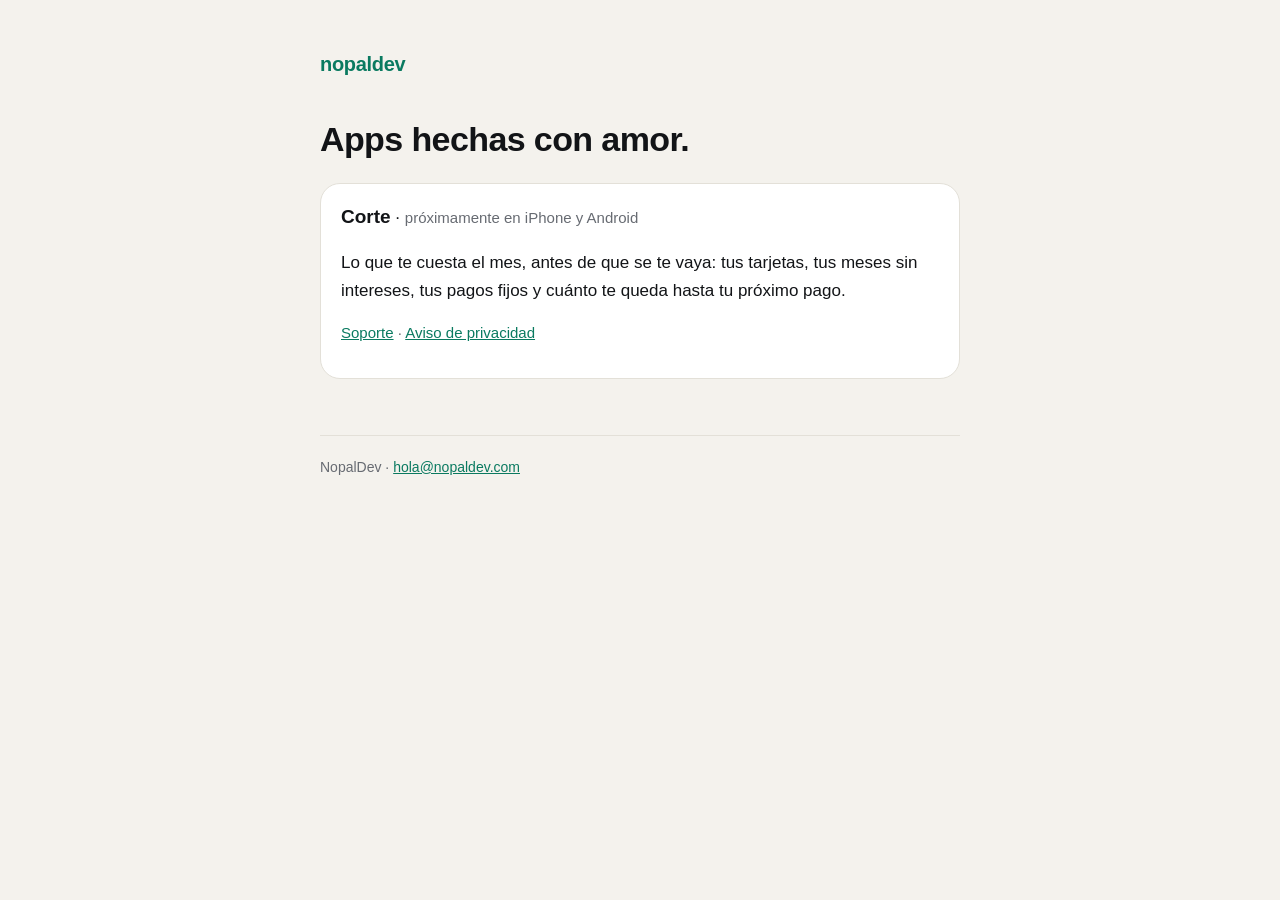
<file: index.html>
<!doctype html>
<html lang="es">
<head>
  <meta charset="utf-8">
  <meta name="viewport" content="width=device-width, initial-scale=1">
  <title>NopalDev</title>
  <meta name="description" content="NopalDev: apps hechas con amor.">
  <link rel="icon" href="/favicon.svg" type="image/svg+xml">
  <link rel="stylesheet" href="/estilos.css">
</head>
<body>
  <main>
    <header class="marca"><a href="/">nopaldev</a></header>
    <h1>Apps hechas con amor.</h1>

    <ul class="apps">
      <li>
        <strong>Corte</strong> · <span class="nota">próximamente en iPhone y Android</span>
        <p>Lo que te cuesta el mes, antes de que se te vaya: tus tarjetas, tus meses sin intereses, tus pagos fijos y
          cuánto te queda hasta tu próximo pago.</p>
        <p class="nota"><a href="/corte/">Soporte</a> · <a href="/corte/privacidad/">Aviso de privacidad</a></p>
      </li>
    </ul>

    <footer>NopalDev · <a href="mailto:hola@nopaldev.com">hola@nopaldev.com</a></footer>
  </main>
</body>
</html>
</file>
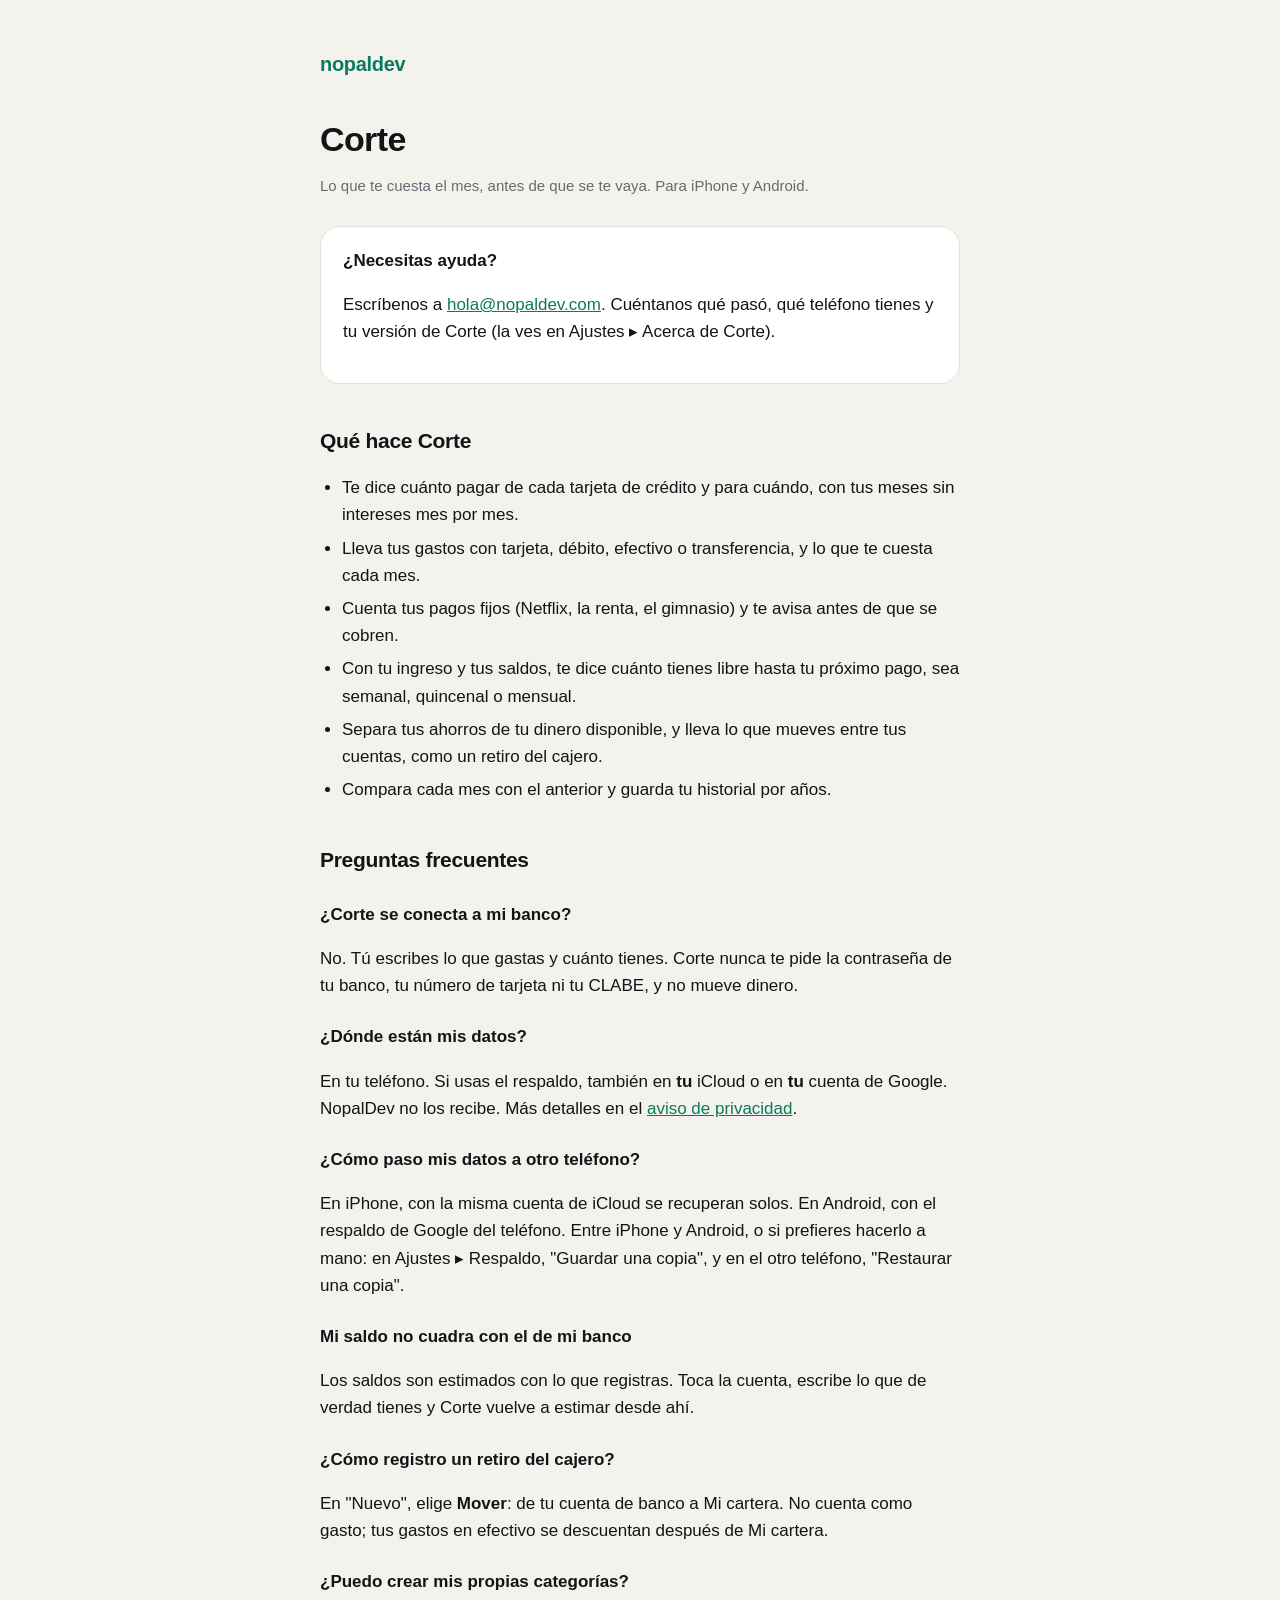
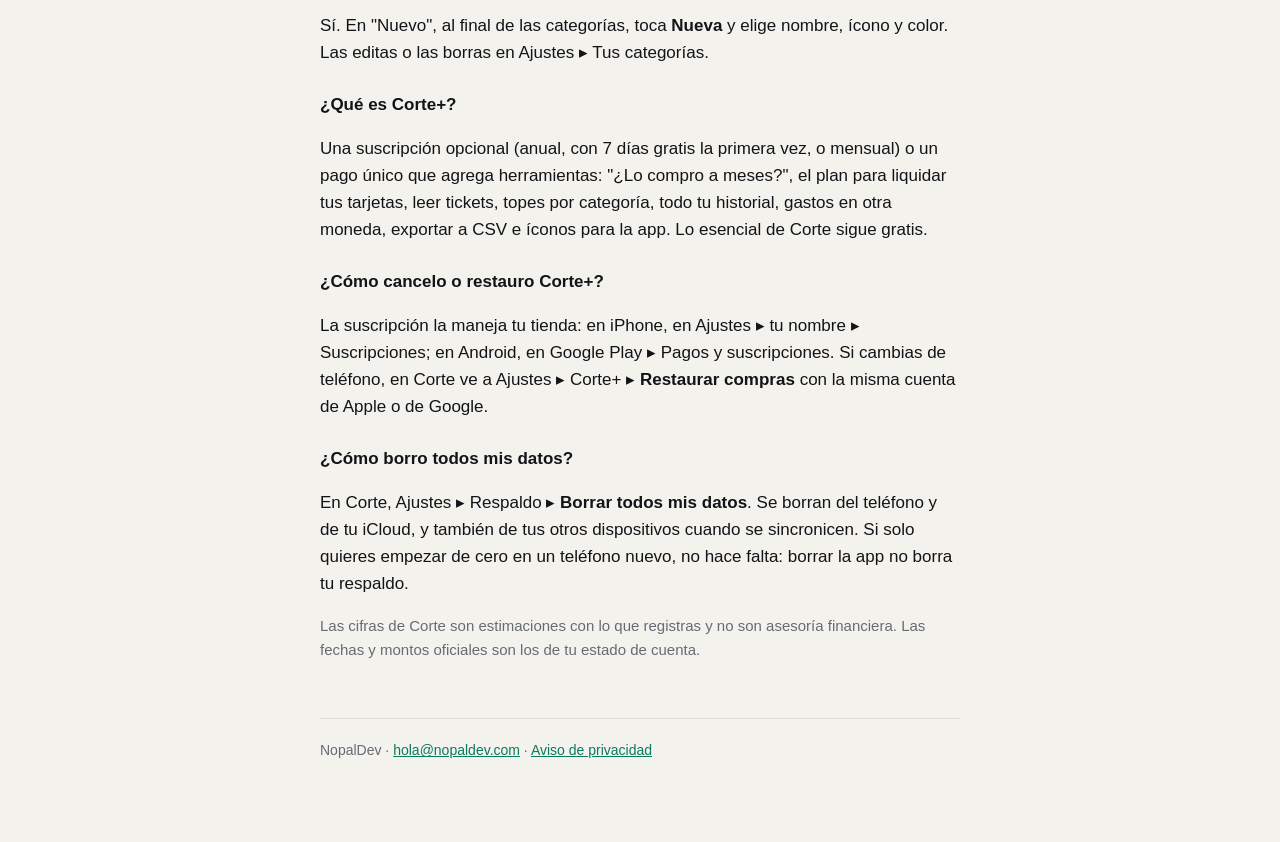
<file: corte/index.html>
<!doctype html>
<html lang="es">
<head>
  <meta charset="utf-8">
  <meta name="viewport" content="width=device-width, initial-scale=1">
  <title>Corte · Soporte</title>
  <meta name="description" content="Ayuda y contacto de Corte: tus tarjetas, tus meses sin intereses, tus pagos fijos y lo que te queda hasta tu próximo pago.">
  <link rel="icon" href="/favicon.svg" type="image/svg+xml">
  <link rel="stylesheet" href="/estilos.css">
</head>
<body>
  <main>
    <header class="marca"><a href="/">nopaldev</a></header>

    <h1>Corte</h1>
    <p class="nota">Lo que te cuesta el mes, antes de que se te vaya. Para iPhone y Android.</p>

    <div class="resumen">
      <strong>¿Necesitas ayuda?</strong>
      <p>Escríbenos a <a href="mailto:hola@nopaldev.com?subject=Ayuda%20con%20Corte">hola@nopaldev.com</a>. Cuéntanos qué
        pasó, qué teléfono tienes y tu versión de Corte (la ves en Ajustes ▸ Acerca de Corte).</p>
    </div>

    <h2>Qué hace Corte</h2>
    <ul>
      <li>Te dice cuánto pagar de cada tarjeta de crédito y para cuándo, con tus meses sin intereses mes por mes.</li>
      <li>Lleva tus gastos con tarjeta, débito, efectivo o transferencia, y lo que te cuesta cada mes.</li>
      <li>Cuenta tus pagos fijos (Netflix, la renta, el gimnasio) y te avisa antes de que se cobren.</li>
      <li>Con tu ingreso y tus saldos, te dice cuánto tienes libre hasta tu próximo pago, sea semanal, quincenal o mensual.</li>
      <li>Separa tus ahorros de tu dinero disponible, y lleva lo que mueves entre tus cuentas, como un retiro del cajero.</li>
      <li>Compara cada mes con el anterior y guarda tu historial por años.</li>
    </ul>

    <h2>Preguntas frecuentes</h2>

    <h3>¿Corte se conecta a mi banco?</h3>
    <p>No. Tú escribes lo que gastas y cuánto tienes. Corte nunca te pide la contraseña de tu banco, tu número de tarjeta ni
      tu CLABE, y no mueve dinero.</p>

    <h3>¿Dónde están mis datos?</h3>
    <p>En tu teléfono. Si usas el respaldo, también en <strong>tu</strong> iCloud o en <strong>tu</strong> cuenta de
      Google. NopalDev no los recibe. Más detalles en el <a href="/corte/privacidad/">aviso de privacidad</a>.</p>

    <h3>¿Cómo paso mis datos a otro teléfono?</h3>
    <p>En iPhone, con la misma cuenta de iCloud se recuperan solos. En Android, con el respaldo de Google del teléfono. Entre
      iPhone y Android, o si prefieres hacerlo a mano: en Ajustes ▸ Respaldo, "Guardar una copia", y en el otro teléfono,
      "Restaurar una copia".</p>

    <h3>Mi saldo no cuadra con el de mi banco</h3>
    <p>Los saldos son estimados con lo que registras. Toca la cuenta, escribe lo que de verdad tienes y Corte vuelve a
      estimar desde ahí.</p>

    <h3>¿Cómo registro un retiro del cajero?</h3>
    <p>En "Nuevo", elige <strong>Mover</strong>: de tu cuenta de banco a Mi cartera. No cuenta como gasto; tus gastos en
      efectivo se descuentan después de Mi cartera.</p>

    <h3>¿Puedo crear mis propias categorías?</h3>
    <p>Sí. En "Nuevo", al final de las categorías, toca <strong>Nueva</strong> y elige nombre, ícono y color. Las editas o
      las borras en Ajustes ▸ Tus categorías.</p>

    <h3>¿Qué es Corte+?</h3>
    <p>Una suscripción opcional (anual, con 7 días gratis la primera vez, o mensual) o un pago único que agrega
      herramientas: "¿Lo compro a meses?", el plan para liquidar tus tarjetas, leer tickets, topes por categoría, todo tu
      historial, gastos en otra moneda, exportar a CSV e íconos para la app. Lo esencial de Corte sigue gratis.</p>

    <h3>¿Cómo cancelo o restauro Corte+?</h3>
    <p>La suscripción la maneja tu tienda: en iPhone, en Ajustes ▸ tu nombre ▸ Suscripciones; en Android, en Google
      Play ▸ Pagos y suscripciones. Si cambias de teléfono, en Corte ve a Ajustes ▸ Corte+ ▸ <strong>Restaurar
      compras</strong> con la misma cuenta de Apple o de Google.</p>

    <h3>¿Cómo borro todos mis datos?</h3>
    <p>En Corte, Ajustes ▸ Respaldo ▸ <strong>Borrar todos mis datos</strong>. Se borran del teléfono y de tu iCloud, y
      también de tus otros dispositivos cuando se sincronicen. Si solo quieres empezar de cero en un teléfono nuevo, no
      hace falta: borrar la app no borra tu respaldo.</p>

    <p class="nota">Las cifras de Corte son estimaciones con lo que registras y no son asesoría financiera. Las fechas y
      montos oficiales son los de tu estado de cuenta.</p>

    <footer>NopalDev · <a href="mailto:hola@nopaldev.com">hola@nopaldev.com</a> ·
      <a href="/corte/privacidad/">Aviso de privacidad</a></footer>
  </main>
</body>
</html>
</file>
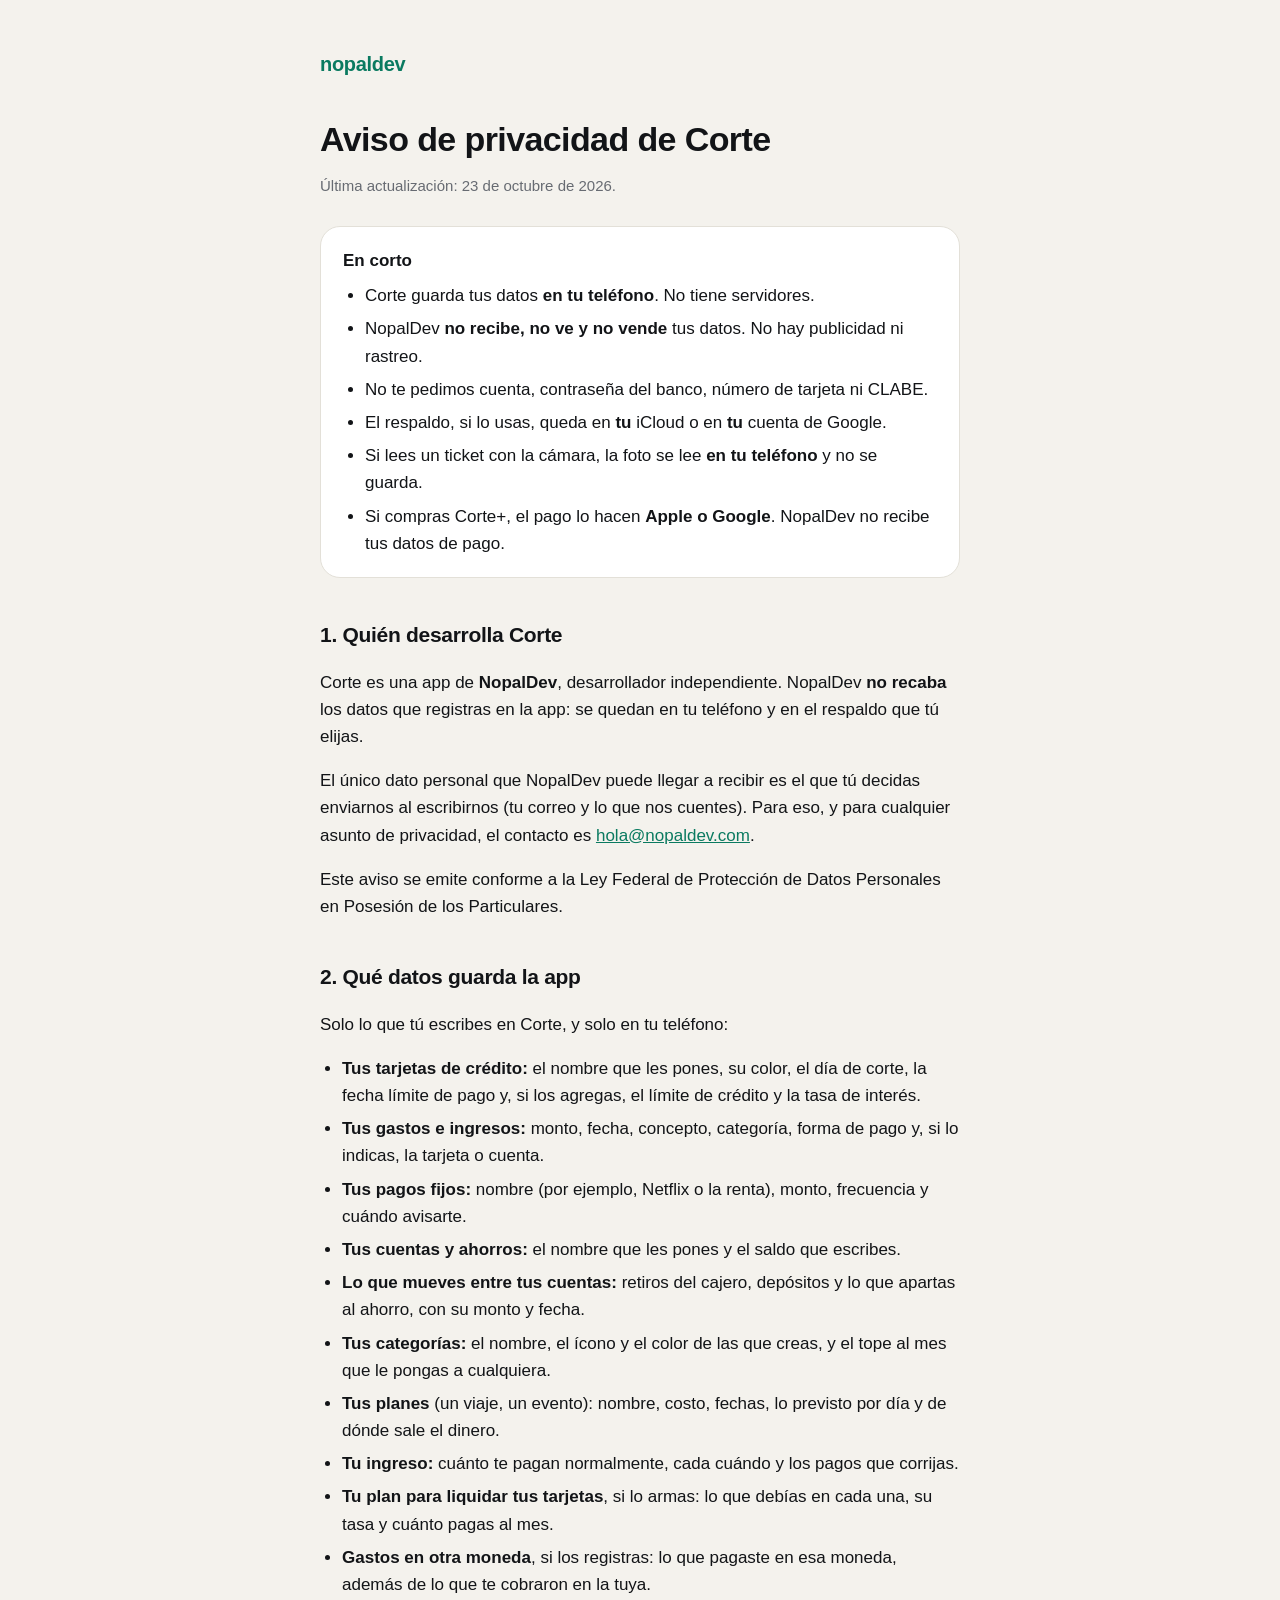
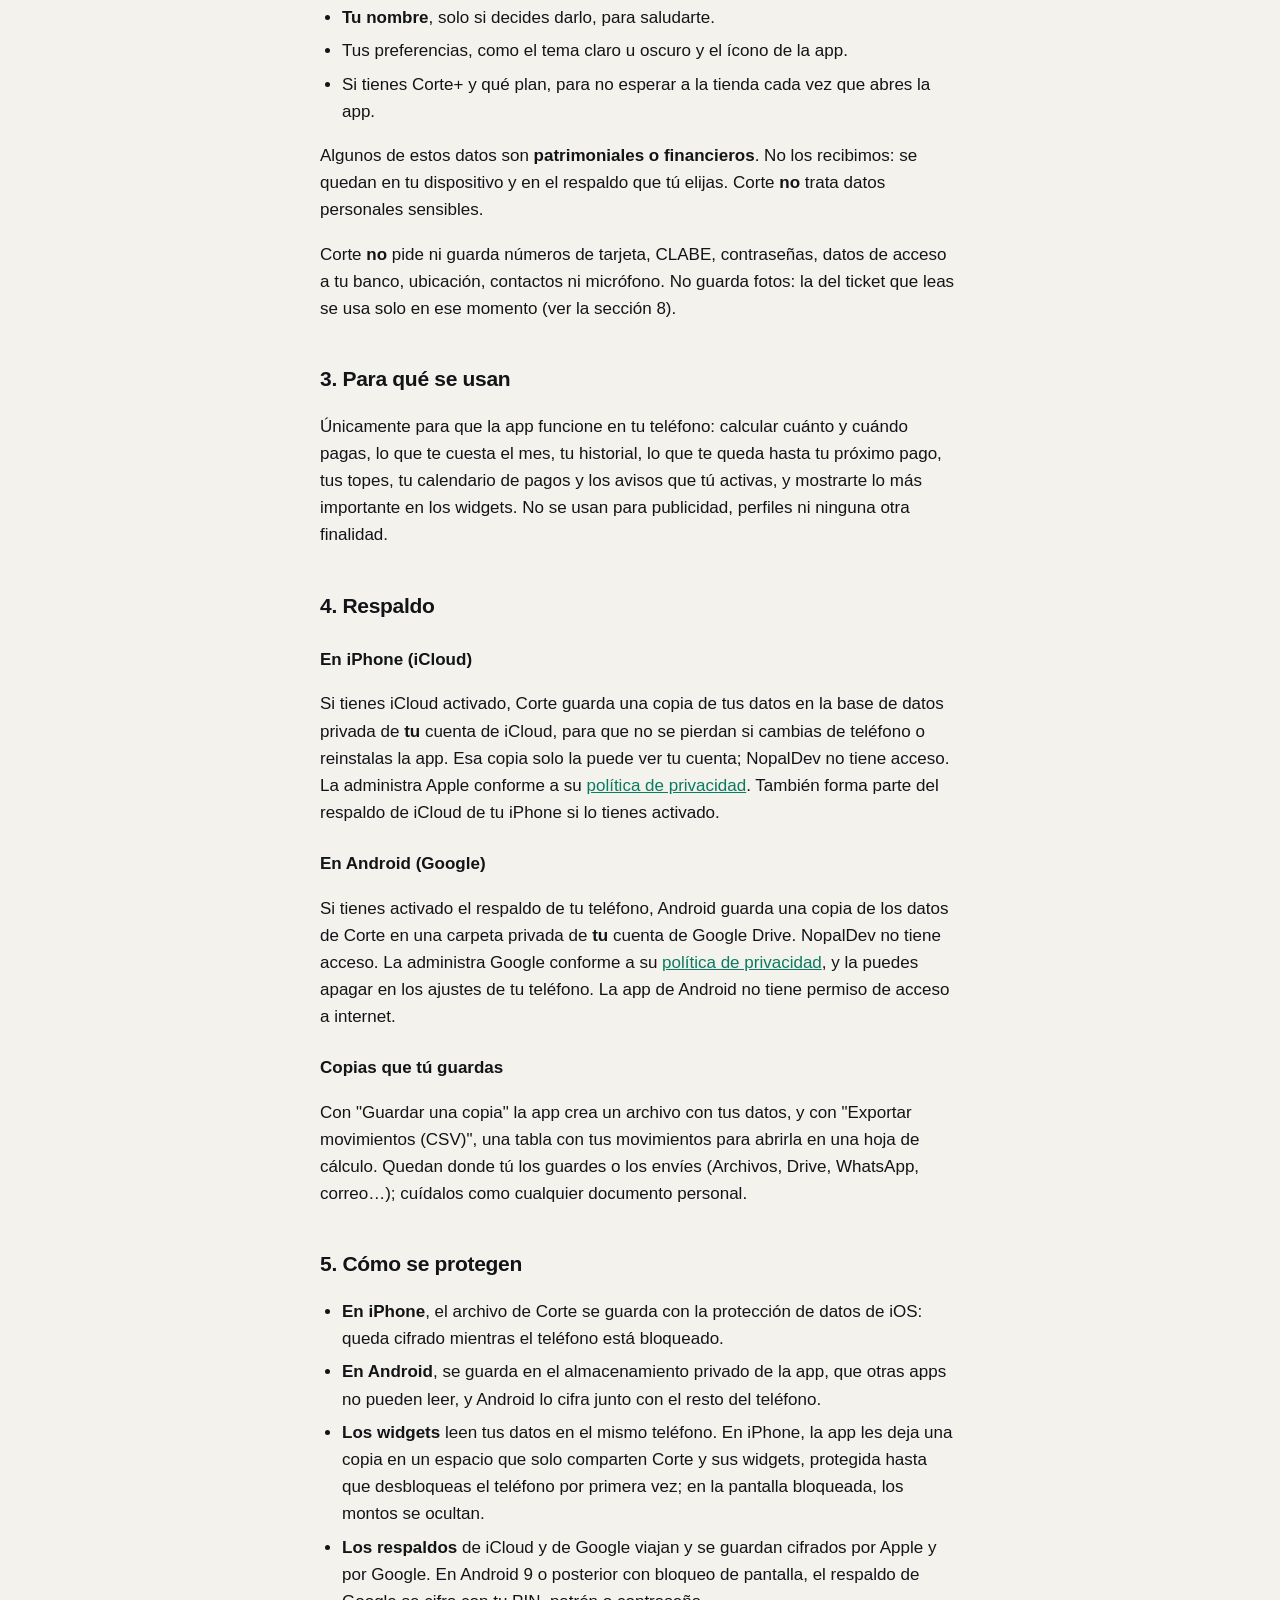
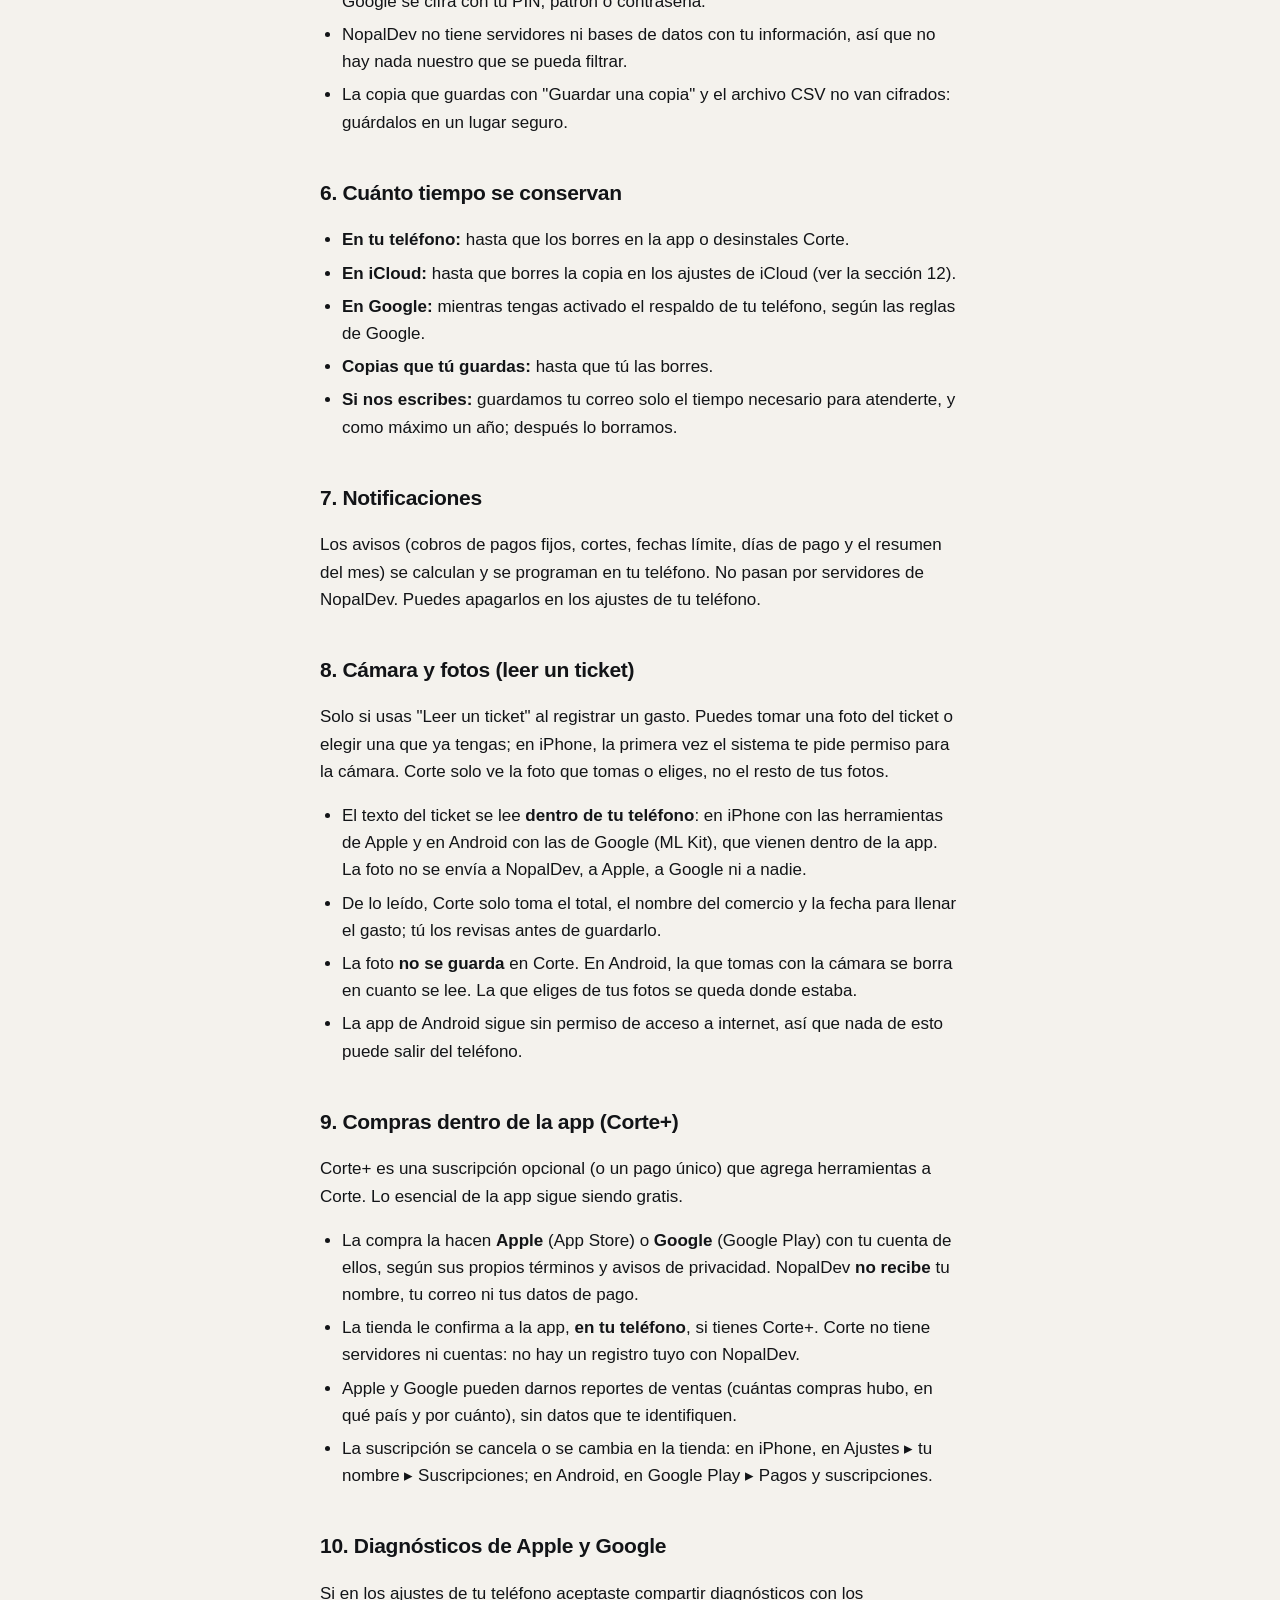
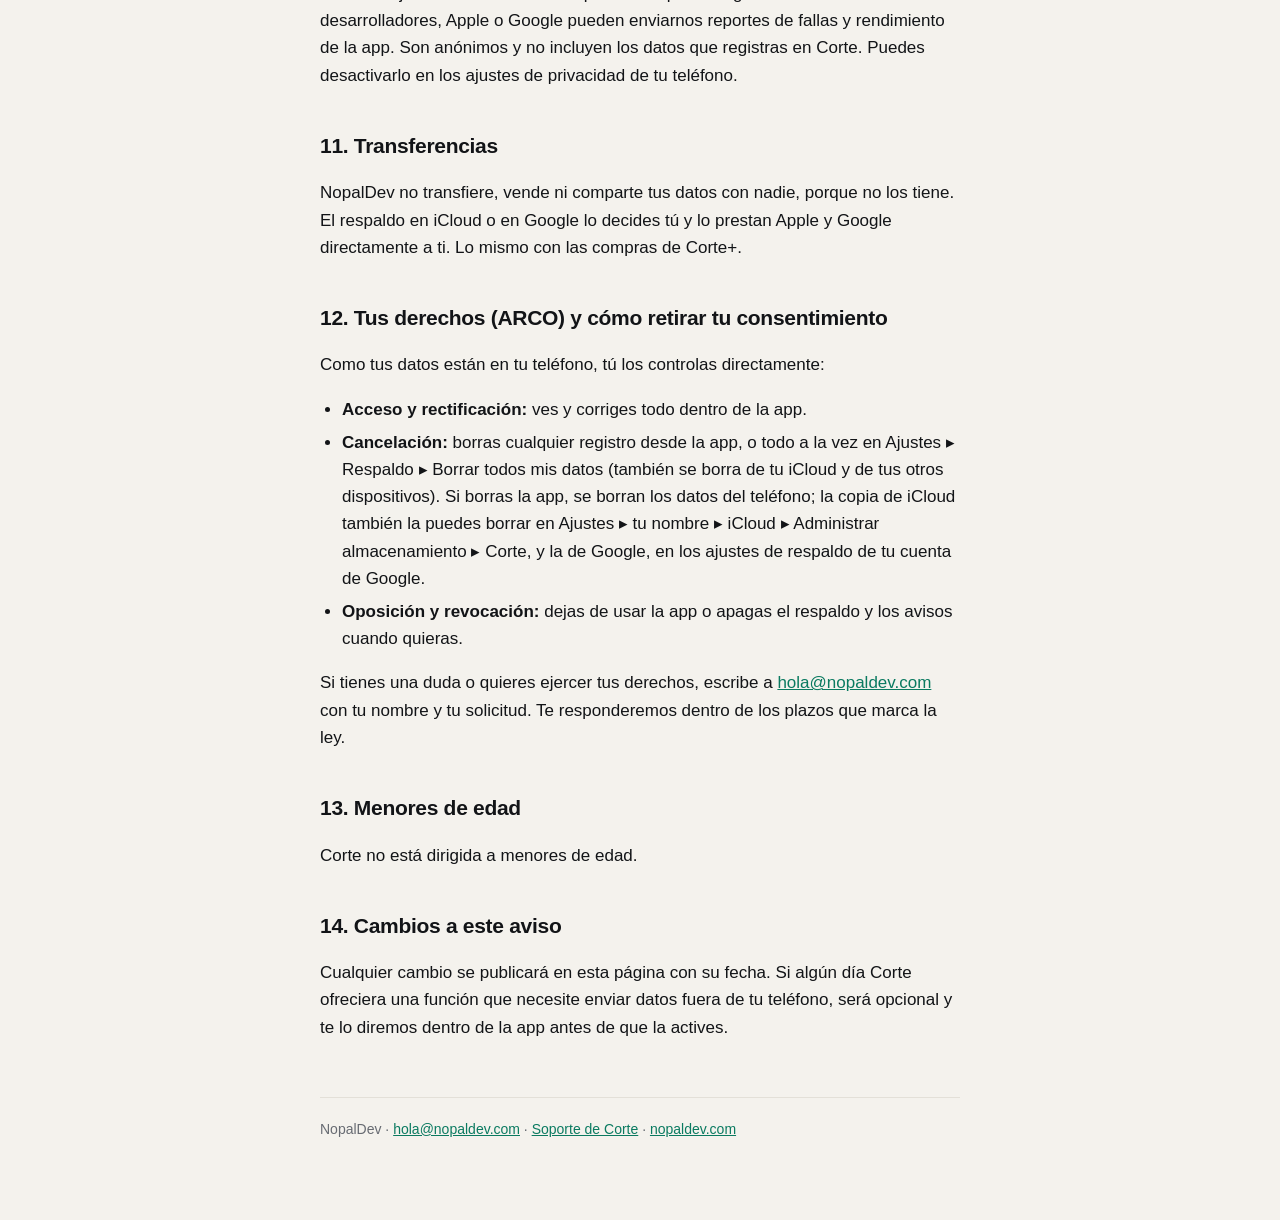
<file: corte/privacidad/index.html>
<!doctype html>
<html lang="es">
<head>
  <meta charset="utf-8">
  <meta name="viewport" content="width=device-width, initial-scale=1">
  <title>Aviso de privacidad · Corte</title>
  <meta name="description" content="Corte guarda tus datos en tu teléfono. NopalDev no los recibe, no los ve y no los vende.">
  <link rel="icon" href="/favicon.svg" type="image/svg+xml">
  <link rel="stylesheet" href="/estilos.css">
</head>
<body>
  <main>
    <header class="marca"><a href="/">nopaldev</a></header>

    <h1>Aviso de privacidad de Corte</h1>
    <p class="nota">Última actualización: 23 de octubre de 2026.</p>

    <div class="resumen">
      <strong>En corto</strong>
      <ul>
        <li>Corte guarda tus datos <strong>en tu teléfono</strong>. No tiene servidores.</li>
        <li>NopalDev <strong>no recibe, no ve y no vende</strong> tus datos. No hay publicidad ni rastreo.</li>
        <li>No te pedimos cuenta, contraseña del banco, número de tarjeta ni CLABE.</li>
        <li>El respaldo, si lo usas, queda en <strong>tu</strong> iCloud o en <strong>tu</strong> cuenta de Google.</li>
        <li>Si lees un ticket con la cámara, la foto se lee <strong>en tu teléfono</strong> y no se guarda.</li>
        <li>Si compras Corte+, el pago lo hacen <strong>Apple o Google</strong>. NopalDev no recibe tus datos de pago.</li>
      </ul>
    </div>

    <h2>1. Quién desarrolla Corte</h2>
    <p>Corte es una app de <strong>NopalDev</strong>, desarrollador independiente. NopalDev <strong>no recaba</strong> los datos que registras en la app: se quedan en tu teléfono y en el
      respaldo que tú elijas.</p>
    <p>El único dato personal que NopalDev puede llegar a recibir es el que tú decidas enviarnos al escribirnos (tu correo
      y lo que nos cuentes). Para eso, y para cualquier asunto de privacidad, el contacto es
      <a href="mailto:hola@nopaldev.com">hola@nopaldev.com</a>.</p>
    <p>Este aviso se emite conforme a la Ley Federal de Protección de Datos Personales en Posesión de los Particulares.</p>

    <h2>2. Qué datos guarda la app</h2>
    <p>Solo lo que tú escribes en Corte, y solo en tu teléfono:</p>
    <ul>
      <li><strong>Tus tarjetas de crédito:</strong> el nombre que les pones, su color, el día de corte, la fecha límite
        de pago y, si los agregas, el límite de crédito y la tasa de interés.</li>
      <li><strong>Tus gastos e ingresos:</strong> monto, fecha, concepto, categoría, forma de pago y, si lo indicas,
        la tarjeta o cuenta.</li>
      <li><strong>Tus pagos fijos:</strong> nombre (por ejemplo, Netflix o la renta), monto, frecuencia y cuándo
        avisarte.</li>
      <li><strong>Tus cuentas y ahorros:</strong> el nombre que les pones y el saldo que escribes.</li>
      <li><strong>Lo que mueves entre tus cuentas:</strong> retiros del cajero, depósitos y lo que apartas al ahorro, con
        su monto y fecha.</li>
      <li><strong>Tus categorías:</strong> el nombre, el ícono y el color de las que creas, y el tope al mes que le pongas
        a cualquiera.</li>
      <li><strong>Tus planes</strong> (un viaje, un evento): nombre, costo, fechas, lo previsto por día y de dónde sale el
        dinero.</li>
      <li><strong>Tu ingreso:</strong> cuánto te pagan normalmente, cada cuándo y los pagos que corrijas.</li>
      <li><strong>Tu plan para liquidar tus tarjetas</strong>, si lo armas: lo que debías en cada una, su tasa y cuánto
        pagas al mes.</li>
      <li><strong>Gastos en otra moneda</strong>, si los registras: lo que pagaste en esa moneda, además de lo que te
        cobraron en la tuya.</li>
      <li><strong>Tu nombre</strong>, solo si decides darlo, para saludarte.</li>
      <li>Tus preferencias, como el tema claro u oscuro y el ícono de la app.</li>
      <li>Si tienes Corte+ y qué plan, para no esperar a la tienda cada vez que abres la app.</li>
    </ul>
    <p>Algunos de estos datos son <strong>patrimoniales o financieros</strong>. No los recibimos: se quedan en tu
      dispositivo y en el respaldo que tú elijas. Corte <strong>no</strong> trata datos personales sensibles.</p>
    <p>Corte <strong>no</strong> pide ni guarda números de tarjeta, CLABE, contraseñas, datos de acceso a tu banco,
      ubicación, contactos ni micrófono. No guarda fotos: la del ticket que leas se usa solo en ese momento (ver la
      sección 8).</p>

    <h2>3. Para qué se usan</h2>
    <p>Únicamente para que la app funcione en tu teléfono: calcular cuánto y cuándo pagas, lo que te cuesta el mes,
      tu historial, lo que te queda hasta tu próximo pago, tus topes, tu calendario de pagos y los avisos que tú
      activas, y mostrarte lo más importante en los widgets. No se usan para publicidad, perfiles ni ninguna otra
      finalidad.</p>

    <h2>4. Respaldo</h2>
    <h3>En iPhone (iCloud)</h3>
    <p>Si tienes iCloud activado, Corte guarda una copia de tus datos en la base de datos privada de <strong>tu</strong>
      cuenta de iCloud, para que no se pierdan si cambias de teléfono o reinstalas la app. Esa copia solo la puede ver
      tu cuenta; NopalDev no tiene acceso. La administra Apple conforme a su
      <a href="https://www.apple.com/legal/privacy/">política de privacidad</a>. También forma parte del respaldo de
      iCloud de tu iPhone si lo tienes activado.</p>
    <h3>En Android (Google)</h3>
    <p>Si tienes activado el respaldo de tu teléfono, Android guarda una copia de los datos de Corte en una carpeta
      privada de <strong>tu</strong> cuenta de Google Drive. NopalDev no tiene acceso. La administra Google conforme a
      su <a href="https://policies.google.com/privacy">política de privacidad</a>, y la puedes apagar en los
      ajustes de tu teléfono. La app de Android no tiene permiso de acceso a internet.</p>
    <h3>Copias que tú guardas</h3>
    <p>Con "Guardar una copia" la app crea un archivo con tus datos, y con "Exportar movimientos (CSV)", una tabla con
      tus movimientos para abrirla en una hoja de cálculo. Quedan donde tú los guardes o los envíes (Archivos, Drive,
      WhatsApp, correo…); cuídalos como cualquier documento personal.</p>

    <h2>5. Cómo se protegen</h2>
    <ul>
      <li><strong>En iPhone</strong>, el archivo de Corte se guarda con la protección de datos de iOS: queda cifrado
        mientras el teléfono está bloqueado.</li>
      <li><strong>En Android</strong>, se guarda en el almacenamiento privado de la app, que otras apps no pueden leer, y
        Android lo cifra junto con el resto del teléfono.</li>
      <li><strong>Los widgets</strong> leen tus datos en el mismo teléfono. En iPhone, la app les deja una copia en un
        espacio que solo comparten Corte y sus widgets, protegida hasta que desbloqueas el teléfono por primera vez; en
        la pantalla bloqueada, los montos se ocultan.</li>
      <li><strong>Los respaldos</strong> de iCloud y de Google viajan y se guardan cifrados por Apple y por Google. En
        Android 9 o posterior con bloqueo de pantalla, el respaldo de Google se cifra con tu PIN, patrón o contraseña.</li>
      <li>NopalDev no tiene servidores ni bases de datos con tu información, así que no hay nada nuestro que se pueda
        filtrar.</li>
      <li>La copia que guardas con "Guardar una copia" y el archivo CSV no van cifrados: guárdalos en un lugar
        seguro.</li>
    </ul>

    <h2>6. Cuánto tiempo se conservan</h2>
    <ul>
      <li><strong>En tu teléfono:</strong> hasta que los borres en la app o desinstales Corte.</li>
      <li><strong>En iCloud:</strong> hasta que borres la copia en los ajustes de iCloud (ver la sección 12).</li>
      <li><strong>En Google:</strong> mientras tengas activado el respaldo de tu teléfono, según las reglas de Google.</li>
      <li><strong>Copias que tú guardas:</strong> hasta que tú las borres.</li>
      <li><strong>Si nos escribes:</strong> guardamos tu correo solo el tiempo necesario para atenderte, y como máximo un
        año; después lo borramos.</li>
    </ul>

    <h2>7. Notificaciones</h2>
    <p>Los avisos (cobros de pagos fijos, cortes, fechas límite, días de pago y el resumen del mes) se calculan y se
      programan en tu teléfono. No pasan por servidores de NopalDev. Puedes apagarlos en los ajustes de tu teléfono.</p>

    <h2>8. Cámara y fotos (leer un ticket)</h2>
    <p>Solo si usas "Leer un ticket" al registrar un gasto. Puedes tomar una foto del ticket o elegir una que ya tengas;
      en iPhone, la primera vez el sistema te pide permiso para la cámara. Corte solo ve la foto que tomas o eliges, no
      el resto de tus fotos.</p>
    <ul>
      <li>El texto del ticket se lee <strong>dentro de tu teléfono</strong>: en iPhone con las herramientas de Apple y en
        Android con las de Google (ML Kit), que vienen dentro de la app. La foto no se envía a NopalDev, a Apple, a
        Google ni a nadie.</li>
      <li>De lo leído, Corte solo toma el total, el nombre del comercio y la fecha para llenar el gasto; tú los revisas
        antes de guardarlo.</li>
      <li>La foto <strong>no se guarda</strong> en Corte. En Android, la que tomas con la cámara se borra en cuanto se
        lee. La que eliges de tus fotos se queda donde estaba.</li>
      <li>La app de Android sigue sin permiso de acceso a internet, así que nada de esto puede salir del teléfono.</li>
    </ul>

    <h2>9. Compras dentro de la app (Corte+)</h2>
    <p>Corte+ es una suscripción opcional (o un pago único) que agrega herramientas a Corte. Lo esencial de la app sigue
      siendo gratis.</p>
    <ul>
      <li>La compra la hacen <strong>Apple</strong> (App Store) o <strong>Google</strong> (Google Play) con tu cuenta de
        ellos, según sus propios términos y avisos de privacidad. NopalDev <strong>no recibe</strong> tu nombre, tu
        correo ni tus datos de pago.</li>
      <li>La tienda le confirma a la app, <strong>en tu teléfono</strong>, si tienes Corte+. Corte no tiene servidores ni
        cuentas: no hay un registro tuyo con NopalDev.</li>
      <li>Apple y Google pueden darnos reportes de ventas (cuántas compras hubo, en qué país y por cuánto), sin datos que
        te identifiquen.</li>
      <li>La suscripción se cancela o se cambia en la tienda: en iPhone, en Ajustes ▸ tu nombre ▸ Suscripciones; en
        Android, en Google Play ▸ Pagos y suscripciones.</li>
    </ul>

    <h2>10. Diagnósticos de Apple y Google</h2>
    <p>Si en los ajustes de tu teléfono aceptaste compartir diagnósticos con los desarrolladores, Apple o Google pueden
      enviarnos reportes de fallas y rendimiento de la app. Son anónimos y no incluyen los datos que registras en
      Corte. Puedes desactivarlo en los ajustes de privacidad de tu teléfono.</p>

    <h2>11. Transferencias</h2>
    <p>NopalDev no transfiere, vende ni comparte tus datos con nadie, porque no los tiene. El respaldo en iCloud o en
      Google lo decides tú y lo prestan Apple y Google directamente a ti. Lo mismo con las compras de Corte+.</p>

    <h2>12. Tus derechos (ARCO) y cómo retirar tu consentimiento</h2>
    <p>Como tus datos están en tu teléfono, tú los controlas directamente:</p>
    <ul>
      <li><strong>Acceso y rectificación:</strong> ves y corriges todo dentro de la app.</li>
      <li><strong>Cancelación:</strong> borras cualquier registro desde la app, o todo a la vez en Ajustes ▸ Respaldo ▸
        Borrar todos mis datos (también se borra de tu iCloud y de tus otros dispositivos). Si borras la app, se
        borran los datos del teléfono; la copia de iCloud también la puedes borrar en Ajustes ▸ tu nombre ▸ iCloud ▸
        Administrar almacenamiento ▸ Corte, y la de Google, en los ajustes de respaldo de tu cuenta de Google.</li>
      <li><strong>Oposición y revocación:</strong> dejas de usar la app o apagas el respaldo y los avisos cuando
        quieras.</li>
    </ul>
    <p>Si tienes una duda o quieres ejercer tus derechos, escribe a
      <a href="mailto:hola@nopaldev.com">hola@nopaldev.com</a> con tu nombre y tu solicitud. Te responderemos
      dentro de los plazos que marca la ley.</p>

    <h2>13. Menores de edad</h2>
    <p>Corte no está dirigida a menores de edad.</p>

    <h2>14. Cambios a este aviso</h2>
    <p>Cualquier cambio se publicará en esta página con su fecha. Si algún día Corte ofreciera una función que
      necesite enviar datos fuera de tu teléfono, será opcional y te lo diremos dentro de la app antes de que la
      actives.</p>

    <footer>NopalDev · <a href="mailto:hola@nopaldev.com">hola@nopaldev.com</a> · <a href="/corte/">Soporte de Corte</a> ·
      <a href="/">nopaldev.com</a></footer>
  </main>
</body>
</html>
</file>
<file: estilos.css>
/* NopalDev: la misma paleta que Corte. Papel cálido y tinta; agave como color de marca. */
:root {
  --paper: #F4F2ED;
  --surface: #FFFFFF;
  --ink: #121417;
  --ink-2: #676B72;
  --hairline: #E3E0D8;
  --agave: #0A7A60;
  color-scheme: light dark;
}
@media (prefers-color-scheme: dark) {
  :root {
    --paper: #0B0C0E;
    --surface: #16181C;
    --ink: #F3F2EE;
    --ink-2: #9A9EA6;
    --hairline: #272A30;
    --agave: #3FCFA2;
  }
}
* { box-sizing: border-box; }
html { -webkit-text-size-adjust: 100%; }
body {
  margin: 0;
  background: var(--paper);
  color: var(--ink);
  font: 17px/1.6 -apple-system, BlinkMacSystemFont, "SF Pro Text", "Segoe UI", Roboto, "Helvetica Neue", Arial, sans-serif;
}
main { max-width: 680px; margin: 0 auto; padding: 48px 20px 80px; }
header.marca { display: flex; align-items: center; gap: 10px; margin-bottom: 40px; }
header.marca a { color: var(--agave); text-decoration: none; font-weight: 800; font-size: 20px; letter-spacing: -0.3px; }
h1 { font-size: 34px; line-height: 1.15; letter-spacing: -0.6px; margin: 0 0 12px; }
h2 { font-size: 21px; letter-spacing: -0.3px; margin: 40px 0 8px; }
h3 { font-size: 17px; margin: 24px 0 4px; }
p, li { color: var(--ink); }
.nota { color: var(--ink-2); font-size: 15px; }
a { color: var(--agave); }
ul { padding-left: 22px; }
li + li { margin-top: 6px; }
.resumen {
  background: var(--surface);
  border: 1px solid var(--hairline);
  border-radius: 20px;
  padding: 20px 22px;
  margin: 28px 0;
}
.resumen ul { margin: 8px 0 0; }
.apps { list-style: none; padding: 0; margin: 24px 0; }
.apps li {
  background: var(--surface);
  border: 1px solid var(--hairline);
  border-radius: 20px;
  padding: 18px 20px;
}
.apps strong { font-size: 19px; }
footer { margin-top: 56px; padding-top: 20px; border-top: 1px solid var(--hairline); color: var(--ink-2); font-size: 14px; }
</file>
